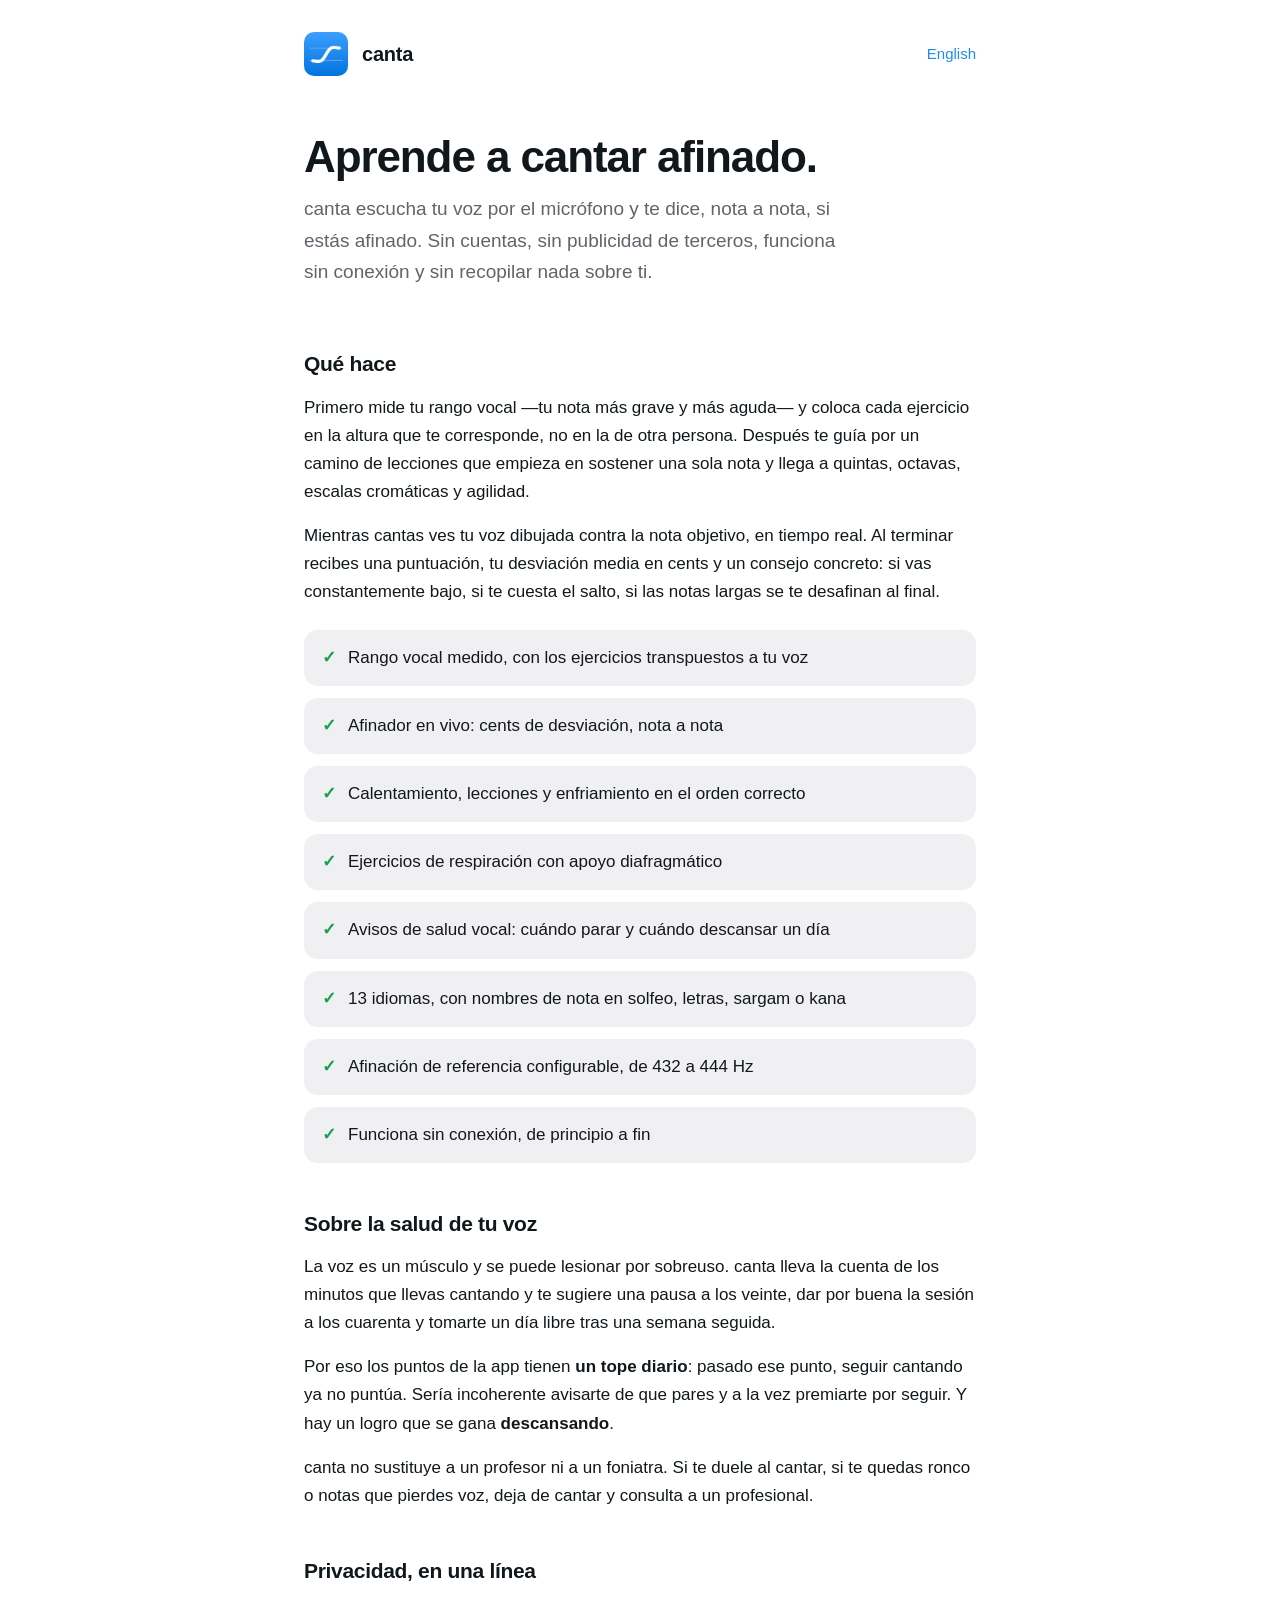
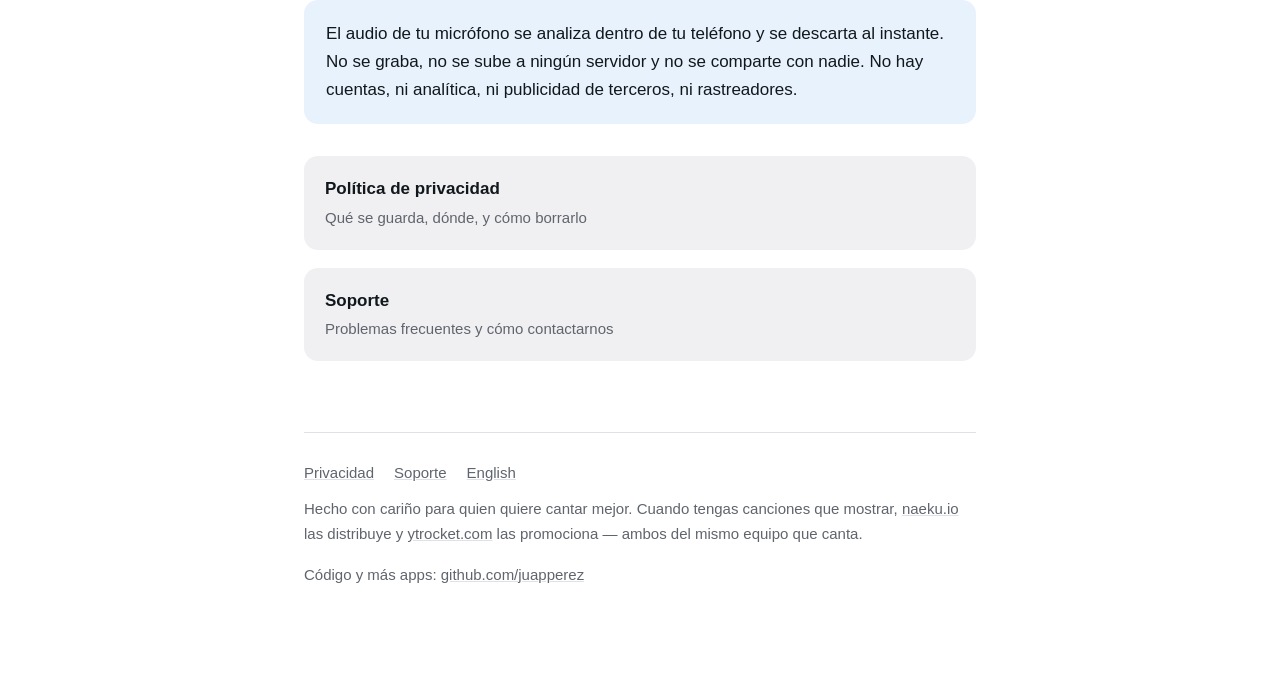
<file: index.html>
<!doctype html>
<html lang="es">
  <head>
    <meta charset="utf-8" />
    <meta name="viewport" content="width=device-width, initial-scale=1" />
    <title>canta — entrenador de canto que te escucha</title>
    <meta
      name="description"
      content="canta es un entrenador de canto gratuito que escucha tu voz y te dice si estás afinado, nota a nota. Funciona sin internet y no recopila datos."
    />
    <link rel="icon" href="assets/favicon.png" />
    <link rel="stylesheet" href="styles.css" />
    <link rel="alternate" hreflang="en" href="en.html" />
    <link rel="alternate" hreflang="es" href="index.html" />
  </head>
  <body>
    <div class="wrap">
      <header class="site">
        <img src="assets/icon.png" alt="" />
        <a class="name" href="index.html">canta</a>
        <span class="spacer"></span>
        <a class="lang" href="en.html">English</a>
      </header>

      <section class="hero">
        <h1>Aprende a cantar afinado.</h1>
        <p class="lede">
          canta escucha tu voz por el micrófono y te dice, nota a nota, si estás afinado. Sin
          cuentas, sin publicidad de terceros, funciona sin conexión y sin recopilar nada sobre ti.
        </p>
      </section>

      <h2>Qué hace</h2>
      <p>
        Primero mide tu rango vocal —tu nota más grave y más aguda— y coloca cada ejercicio en la
        altura que te corresponde, no en la de otra persona. Después te guía por un camino de
        lecciones que empieza en sostener una sola nota y llega a quintas, octavas, escalas
        cromáticas y agilidad.
      </p>
      <p>
        Mientras cantas ves tu voz dibujada contra la nota objetivo, en tiempo real. Al terminar
        recibes una puntuación, tu desviación media en cents y un consejo concreto: si vas
        constantemente bajo, si te cuesta el salto, si las notas largas se te desafinan al final.
      </p>

      <ul class="facts">
        <li><span class="tick">✓</span> <span>Rango vocal medido, con los ejercicios transpuestos a tu voz</span></li>
        <li><span class="tick">✓</span> <span>Afinador en vivo: cents de desviación, nota a nota</span></li>
        <li><span class="tick">✓</span> <span>Calentamiento, lecciones y enfriamiento en el orden correcto</span></li>
        <li><span class="tick">✓</span> <span>Ejercicios de respiración con apoyo diafragmático</span></li>
        <li><span class="tick">✓</span> <span>Avisos de salud vocal: cuándo parar y cuándo descansar un día</span></li>
        <li><span class="tick">✓</span> <span>13 idiomas, con nombres de nota en solfeo, letras, sargam o kana</span></li>
        <li><span class="tick">✓</span> <span>Afinación de referencia configurable, de 432 a 444 Hz</span></li>
        <li><span class="tick">✓</span> <span>Funciona sin conexión, de principio a fin</span></li>
      </ul>

      <h2>Sobre la salud de tu voz</h2>
      <p>
        La voz es un músculo y se puede lesionar por sobreuso. canta lleva la cuenta de los minutos
        que llevas cantando y te sugiere una pausa a los veinte, dar por buena la sesión a los
        cuarenta y tomarte un día libre tras una semana seguida.
      </p>
      <p>
        Por eso los puntos de la app tienen <strong>un tope diario</strong>: pasado ese punto, seguir
        cantando ya no puntúa. Sería incoherente avisarte de que pares y a la vez premiarte por
        seguir. Y hay un logro que se gana <strong>descansando</strong>.
      </p>
      <p>
        canta no sustituye a un profesor ni a un foniatra. Si te duele al cantar, si te quedas
        ronco o notas que pierdes voz, deja de cantar y consulta a un profesional.
      </p>

      <h2>Privacidad, en una línea</h2>
      <div class="callout">
        <p>
          El audio de tu micrófono se analiza dentro de tu teléfono y se descarta al instante. No se
          graba, no se sube a ningún servidor y no se comparte con nadie. No hay cuentas, ni
          analítica, ni publicidad de terceros, ni rastreadores.
        </p>
      </div>

      <ul class="cards">
        <li>
          <a href="privacidad.html">
            <span class="title">Política de privacidad</span>
            <span class="sub">Qué se guarda, dónde, y cómo borrarlo</span>
          </a>
        </li>
        <li>
          <a href="soporte.html">
            <span class="title">Soporte</span>
            <span class="sub">Problemas frecuentes y cómo contactarnos</span>
          </a>
        </li>
      </ul>

      <footer class="site">
        <div class="links">
          <a href="privacidad.html">Privacidad</a>
          <a href="soporte.html">Soporte</a>
          <a href="en.html">English</a>
        </div>
        <p>
          Hecho con cariño para quien quiere cantar mejor. Cuando tengas canciones que mostrar,
          <a href="https://naeku.io">naeku.io</a> las distribuye y
          <a href="https://ytrocket.com">ytrocket.com</a> las promociona — ambos del mismo equipo
          que canta.
        </p>
        <p class="gh">Código y más apps: <a href="https://github.com/juapperez">github.com/juapperez</a></p>
</footer>
    </div>
  </body>
</html>
</file>
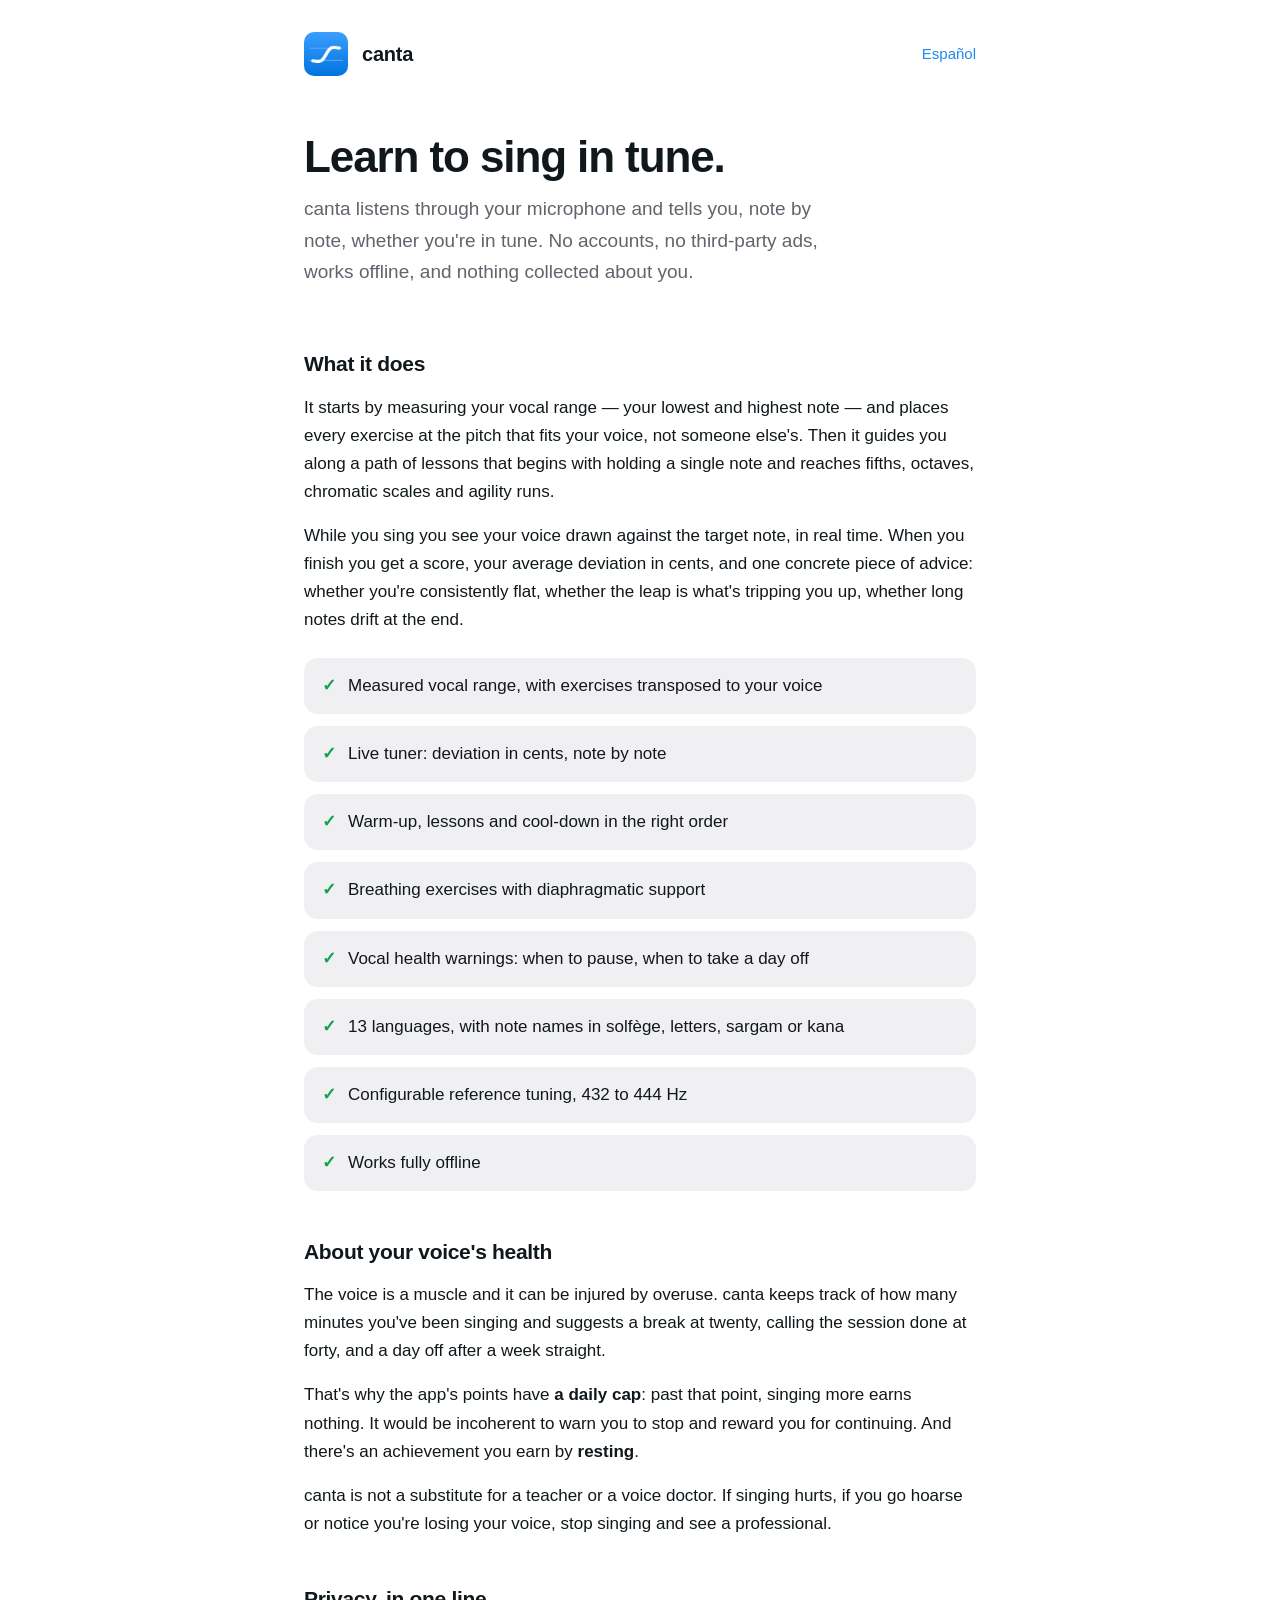
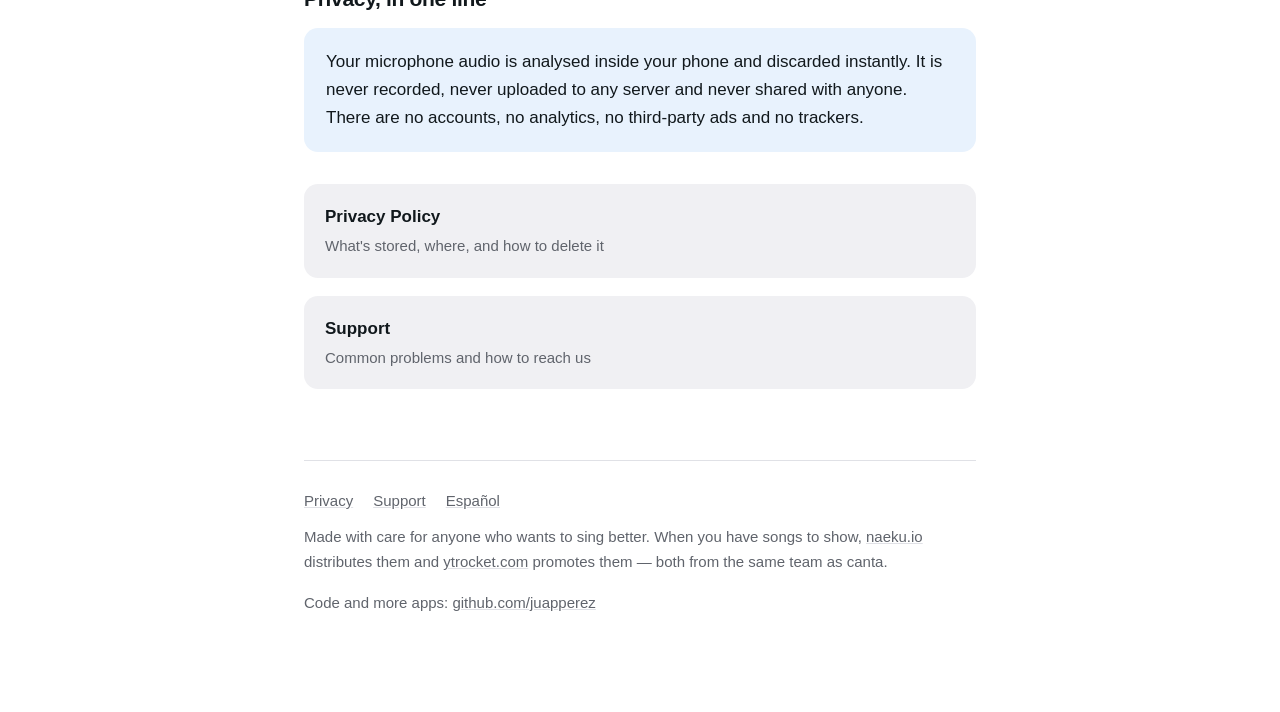
<file: en.html>
<!doctype html>
<html lang="en">
  <head>
    <meta charset="utf-8" />
    <meta name="viewport" content="width=device-width, initial-scale=1" />
    <title>canta — the singing trainer that listens</title>
    <meta
      name="description"
      content="canta is a free singing trainer that listens to your voice and tells you whether you're in tune, note by note. Works offline and collects no data."
    />
    <link rel="icon" href="assets/favicon.png" />
    <link rel="stylesheet" href="styles.css" />
    <link rel="alternate" hreflang="en" href="en.html" />
    <link rel="alternate" hreflang="es" href="index.html" />
  </head>
  <body>
    <div class="wrap">
      <header class="site">
        <img src="assets/icon.png" alt="" />
        <a class="name" href="en.html">canta</a>
        <span class="spacer"></span>
        <a class="lang" href="index.html">Español</a>
      </header>

      <section class="hero">
        <h1>Learn to sing in tune.</h1>
        <p class="lede">
          canta listens through your microphone and tells you, note by note, whether you're in tune.
          No accounts, no third-party ads, works offline, and nothing collected about you.
        </p>
      </section>

      <h2>What it does</h2>
      <p>
        It starts by measuring your vocal range — your lowest and highest note — and places every
        exercise at the pitch that fits your voice, not someone else's. Then it guides you along a
        path of lessons that begins with holding a single note and reaches fifths, octaves, chromatic
        scales and agility runs.
      </p>
      <p>
        While you sing you see your voice drawn against the target note, in real time. When you
        finish you get a score, your average deviation in cents, and one concrete piece of advice:
        whether you're consistently flat, whether the leap is what's tripping you up, whether long
        notes drift at the end.
      </p>

      <ul class="facts">
        <li><span class="tick">✓</span> <span>Measured vocal range, with exercises transposed to your voice</span></li>
        <li><span class="tick">✓</span> <span>Live tuner: deviation in cents, note by note</span></li>
        <li><span class="tick">✓</span> <span>Warm-up, lessons and cool-down in the right order</span></li>
        <li><span class="tick">✓</span> <span>Breathing exercises with diaphragmatic support</span></li>
        <li><span class="tick">✓</span> <span>Vocal health warnings: when to pause, when to take a day off</span></li>
        <li><span class="tick">✓</span> <span>13 languages, with note names in solfège, letters, sargam or kana</span></li>
        <li><span class="tick">✓</span> <span>Configurable reference tuning, 432 to 444 Hz</span></li>
        <li><span class="tick">✓</span> <span>Works fully offline</span></li>
      </ul>

      <h2>About your voice's health</h2>
      <p>
        The voice is a muscle and it can be injured by overuse. canta keeps track of how many minutes
        you've been singing and suggests a break at twenty, calling the session done at forty, and a
        day off after a week straight.
      </p>
      <p>
        That's why the app's points have <strong>a daily cap</strong>: past that point, singing more
        earns nothing. It would be incoherent to warn you to stop and reward you for continuing. And
        there's an achievement you earn by <strong>resting</strong>.
      </p>
      <p>
        canta is not a substitute for a teacher or a voice doctor. If singing hurts, if you go hoarse
        or notice you're losing your voice, stop singing and see a professional.
      </p>

      <h2>Privacy, in one line</h2>
      <div class="callout">
        <p>
          Your microphone audio is analysed inside your phone and discarded instantly. It is never
          recorded, never uploaded to any server and never shared with anyone. There are no accounts,
          no analytics, no third-party ads and no trackers.
        </p>
      </div>

      <ul class="cards">
        <li>
          <a href="privacy.html">
            <span class="title">Privacy Policy</span>
            <span class="sub">What's stored, where, and how to delete it</span>
          </a>
        </li>
        <li>
          <a href="support.html">
            <span class="title">Support</span>
            <span class="sub">Common problems and how to reach us</span>
          </a>
        </li>
      </ul>

      <footer class="site">
        <div class="links">
          <a href="privacy.html">Privacy</a>
          <a href="support.html">Support</a>
          <a href="index.html">Español</a>
        </div>
        <p>
          Made with care for anyone who wants to sing better. When you have songs to show,
          <a href="https://naeku.io">naeku.io</a> distributes them and
          <a href="https://ytrocket.com">ytrocket.com</a> promotes them — both from the same team
          as canta.
        </p>
        <p class="gh">Code and more apps: <a href="https://github.com/juapperez">github.com/juapperez</a></p>
</footer>
    </div>
  </body>
</html>
</file>
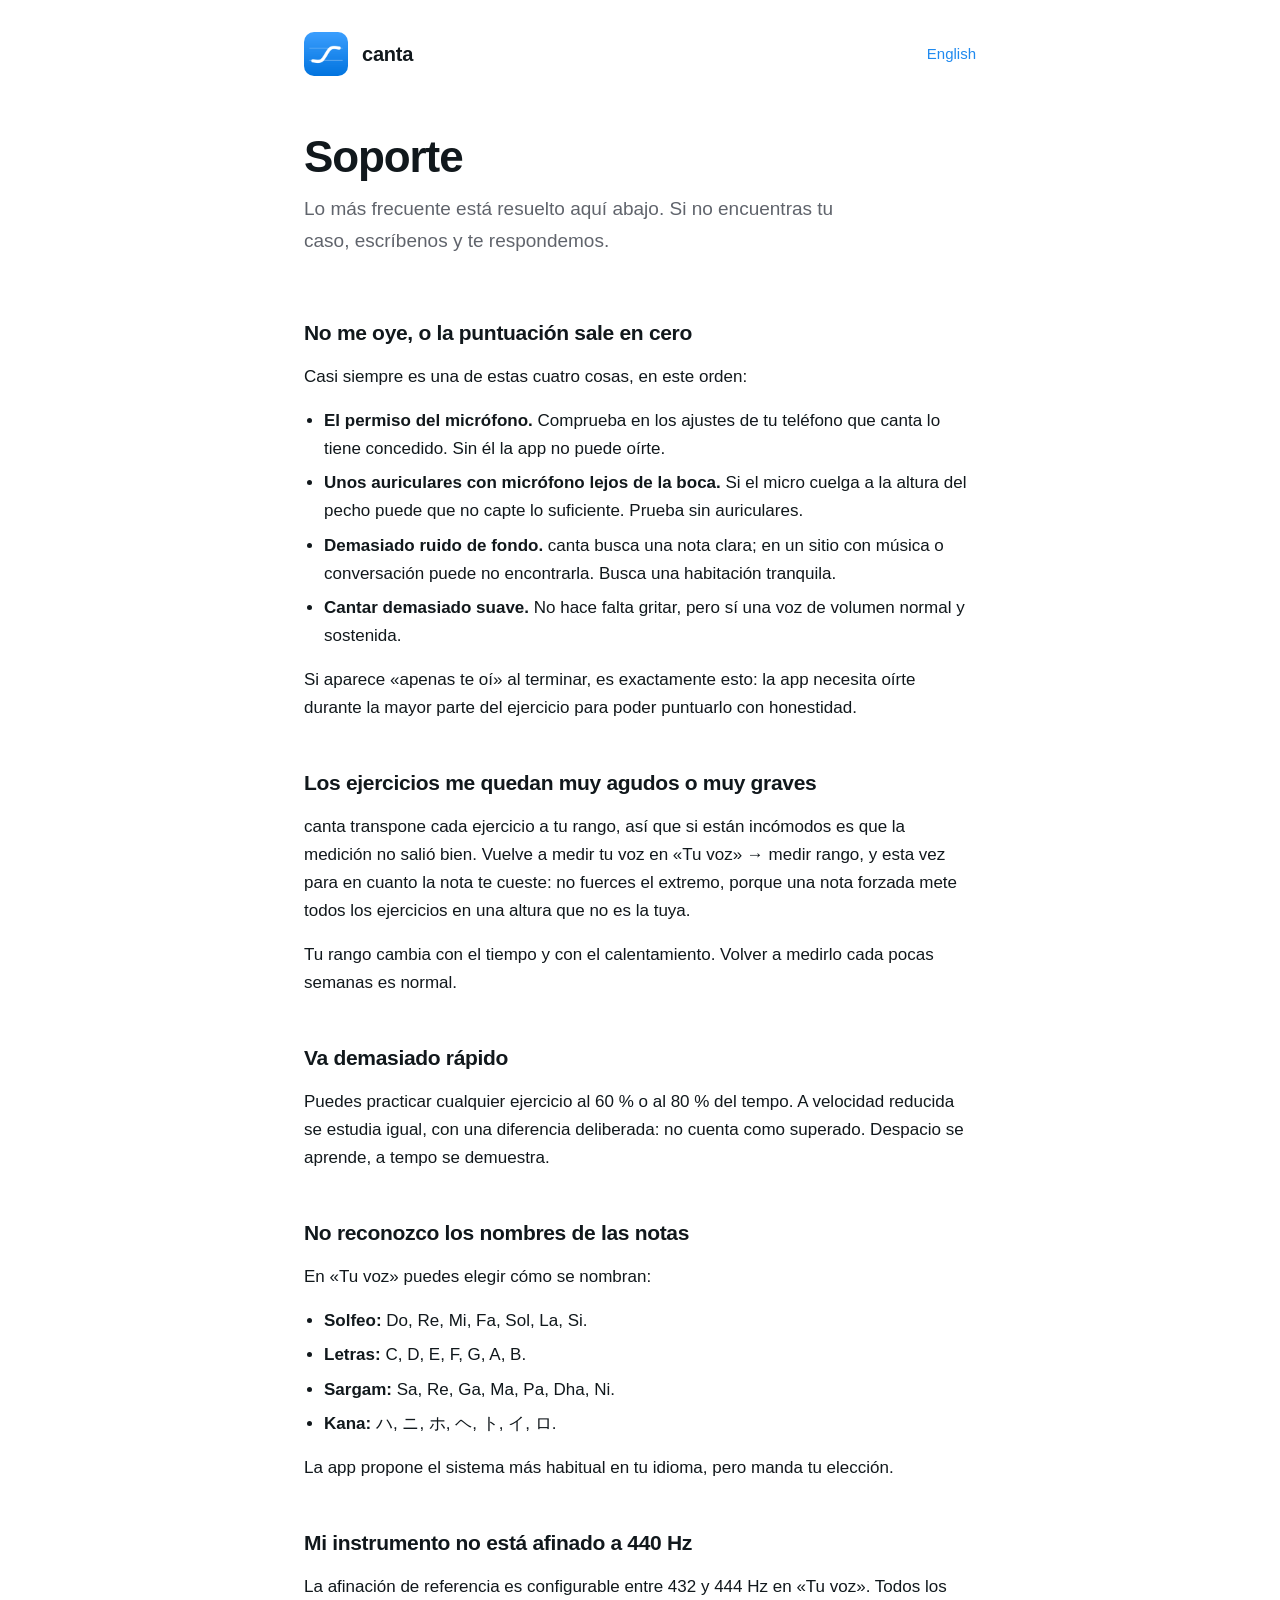
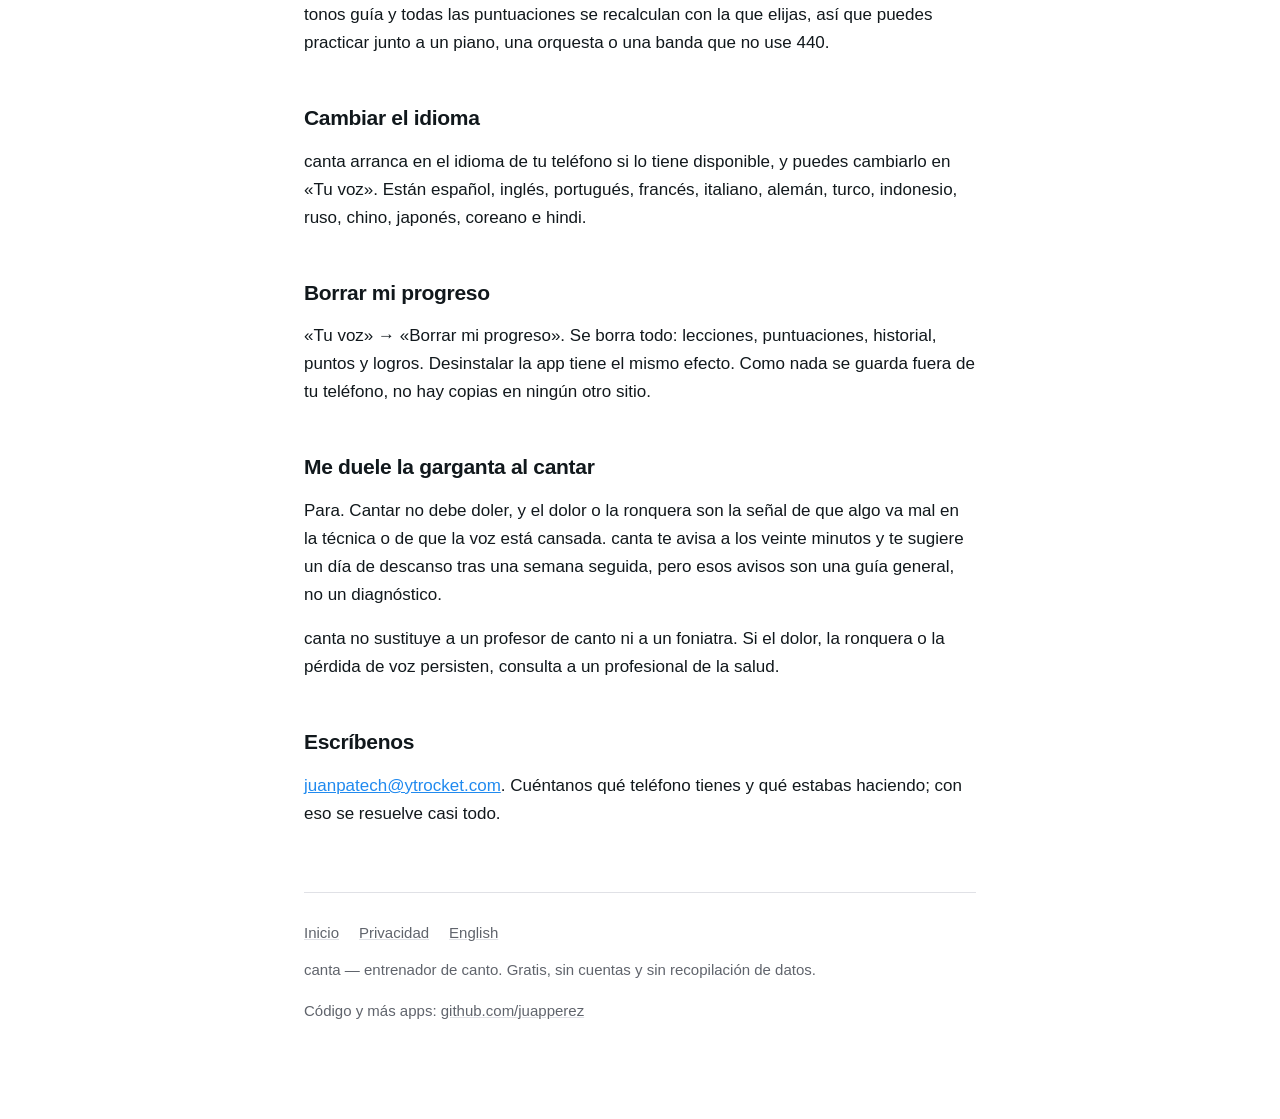
<file: soporte.html>
<!doctype html>
<html lang="es">
  <head>
    <meta charset="utf-8" />
    <meta name="viewport" content="width=device-width, initial-scale=1" />
    <title>Soporte — canta</title>
    <meta
      name="description"
      content="Ayuda para canta: qué hacer si no te oye, cómo ajustar el rango, el tempo, los nombres de las notas y la afinación de referencia."
    />
    <link rel="icon" href="assets/favicon.png" />
    <link rel="stylesheet" href="styles.css" />
    <link rel="alternate" hreflang="en" href="support.html" />
    <link rel="alternate" hreflang="es" href="soporte.html" />
  </head>
  <body>
    <div class="wrap">
      <header class="site">
        <img src="assets/icon.png" alt="" />
        <a class="name" href="index.html">canta</a>
        <span class="spacer"></span>
        <a class="lang" href="support.html">English</a>
      </header>

      <section class="hero">
        <h1>Soporte</h1>
        <p class="lede">
          Lo más frecuente está resuelto aquí abajo. Si no encuentras tu caso, escríbenos y te
          respondemos.
        </p>
      </section>

      <h2>No me oye, o la puntuación sale en cero</h2>
      <p>Casi siempre es una de estas cuatro cosas, en este orden:</p>
      <ul>
        <li>
          <strong>El permiso del micrófono.</strong> Comprueba en los ajustes de tu teléfono que
          canta lo tiene concedido. Sin él la app no puede oírte.
        </li>
        <li>
          <strong>Unos auriculares con micrófono lejos de la boca.</strong> Si el micro cuelga a la
          altura del pecho puede que no capte lo suficiente. Prueba sin auriculares.
        </li>
        <li>
          <strong>Demasiado ruido de fondo.</strong> canta busca una nota clara; en un sitio con
          música o conversación puede no encontrarla. Busca una habitación tranquila.
        </li>
        <li>
          <strong>Cantar demasiado suave.</strong> No hace falta gritar, pero sí una voz de volumen
          normal y sostenida.
        </li>
      </ul>
      <p>
        Si aparece «apenas te oí» al terminar, es exactamente esto: la app necesita oírte durante la
        mayor parte del ejercicio para poder puntuarlo con honestidad.
      </p>

      <h2>Los ejercicios me quedan muy agudos o muy graves</h2>
      <p>
        canta transpone cada ejercicio a tu rango, así que si están incómodos es que la medición no
        salió bien. Vuelve a medir tu voz en «Tu voz» → medir rango, y esta vez para en cuanto la
        nota te cueste: no fuerces el extremo, porque una nota forzada mete todos los ejercicios en
        una altura que no es la tuya.
      </p>
      <p>Tu rango cambia con el tiempo y con el calentamiento. Volver a medirlo cada pocas semanas es normal.</p>

      <h2>Va demasiado rápido</h2>
      <p>
        Puedes practicar cualquier ejercicio al 60 % o al 80 % del tempo. A velocidad reducida se
        estudia igual, con una diferencia deliberada: no cuenta como superado. Despacio se aprende,
        a tempo se demuestra.
      </p>

      <h2>No reconozco los nombres de las notas</h2>
      <p>En «Tu voz» puedes elegir cómo se nombran:</p>
      <ul>
        <li><strong>Solfeo:</strong> Do, Re, Mi, Fa, Sol, La, Si.</li>
        <li><strong>Letras:</strong> C, D, E, F, G, A, B.</li>
        <li><strong>Sargam:</strong> Sa, Re, Ga, Ma, Pa, Dha, Ni.</li>
        <li><strong>Kana:</strong> ハ, ニ, ホ, ヘ, ト, イ, ロ.</li>
      </ul>
      <p>La app propone el sistema más habitual en tu idioma, pero manda tu elección.</p>

      <h2>Mi instrumento no está afinado a 440 Hz</h2>
      <p>
        La afinación de referencia es configurable entre 432 y 444 Hz en «Tu voz». Todos los tonos
        guía y todas las puntuaciones se recalculan con la que elijas, así que puedes practicar
        junto a un piano, una orquesta o una banda que no use 440.
      </p>

      <h2>Cambiar el idioma</h2>
      <p>
        canta arranca en el idioma de tu teléfono si lo tiene disponible, y puedes cambiarlo en «Tu
        voz». Están español, inglés, portugués, francés, italiano, alemán, turco, indonesio, ruso,
        chino, japonés, coreano e hindi.
      </p>

      <h2>Borrar mi progreso</h2>
      <p>
        «Tu voz» → «Borrar mi progreso». Se borra todo: lecciones, puntuaciones, historial, puntos y
        logros. Desinstalar la app tiene el mismo efecto. Como nada se guarda fuera de tu teléfono,
        no hay copias en ningún otro sitio.
      </p>

      <h2>Me duele la garganta al cantar</h2>
      <p>
        Para. Cantar no debe doler, y el dolor o la ronquera son la señal de que algo va mal en la
        técnica o de que la voz está cansada. canta te avisa a los veinte minutos y te sugiere un día
        de descanso tras una semana seguida, pero esos avisos son una guía general, no un
        diagnóstico.
      </p>
      <p>
        canta no sustituye a un profesor de canto ni a un foniatra. Si el dolor, la ronquera o la
        pérdida de voz persisten, consulta a un profesional de la salud.
      </p>

      <h2>Escríbenos</h2>
      <p>
        <a href="mailto:juanpatech@ytrocket.com">juanpatech@ytrocket.com</a>. Cuéntanos qué teléfono
        tienes y qué estabas haciendo; con eso se resuelve casi todo.
      </p>

      <footer class="site">
        <div class="links">
          <a href="index.html">Inicio</a>
          <a href="privacidad.html">Privacidad</a>
          <a href="support.html">English</a>
        </div>
        <p>canta — entrenador de canto. Gratis, sin cuentas y sin recopilación de datos.</p>
        <p class="gh">Código y más apps: <a href="https://github.com/juapperez">github.com/juapperez</a></p>
</footer>
    </div>
  </body>
</html>
</file>
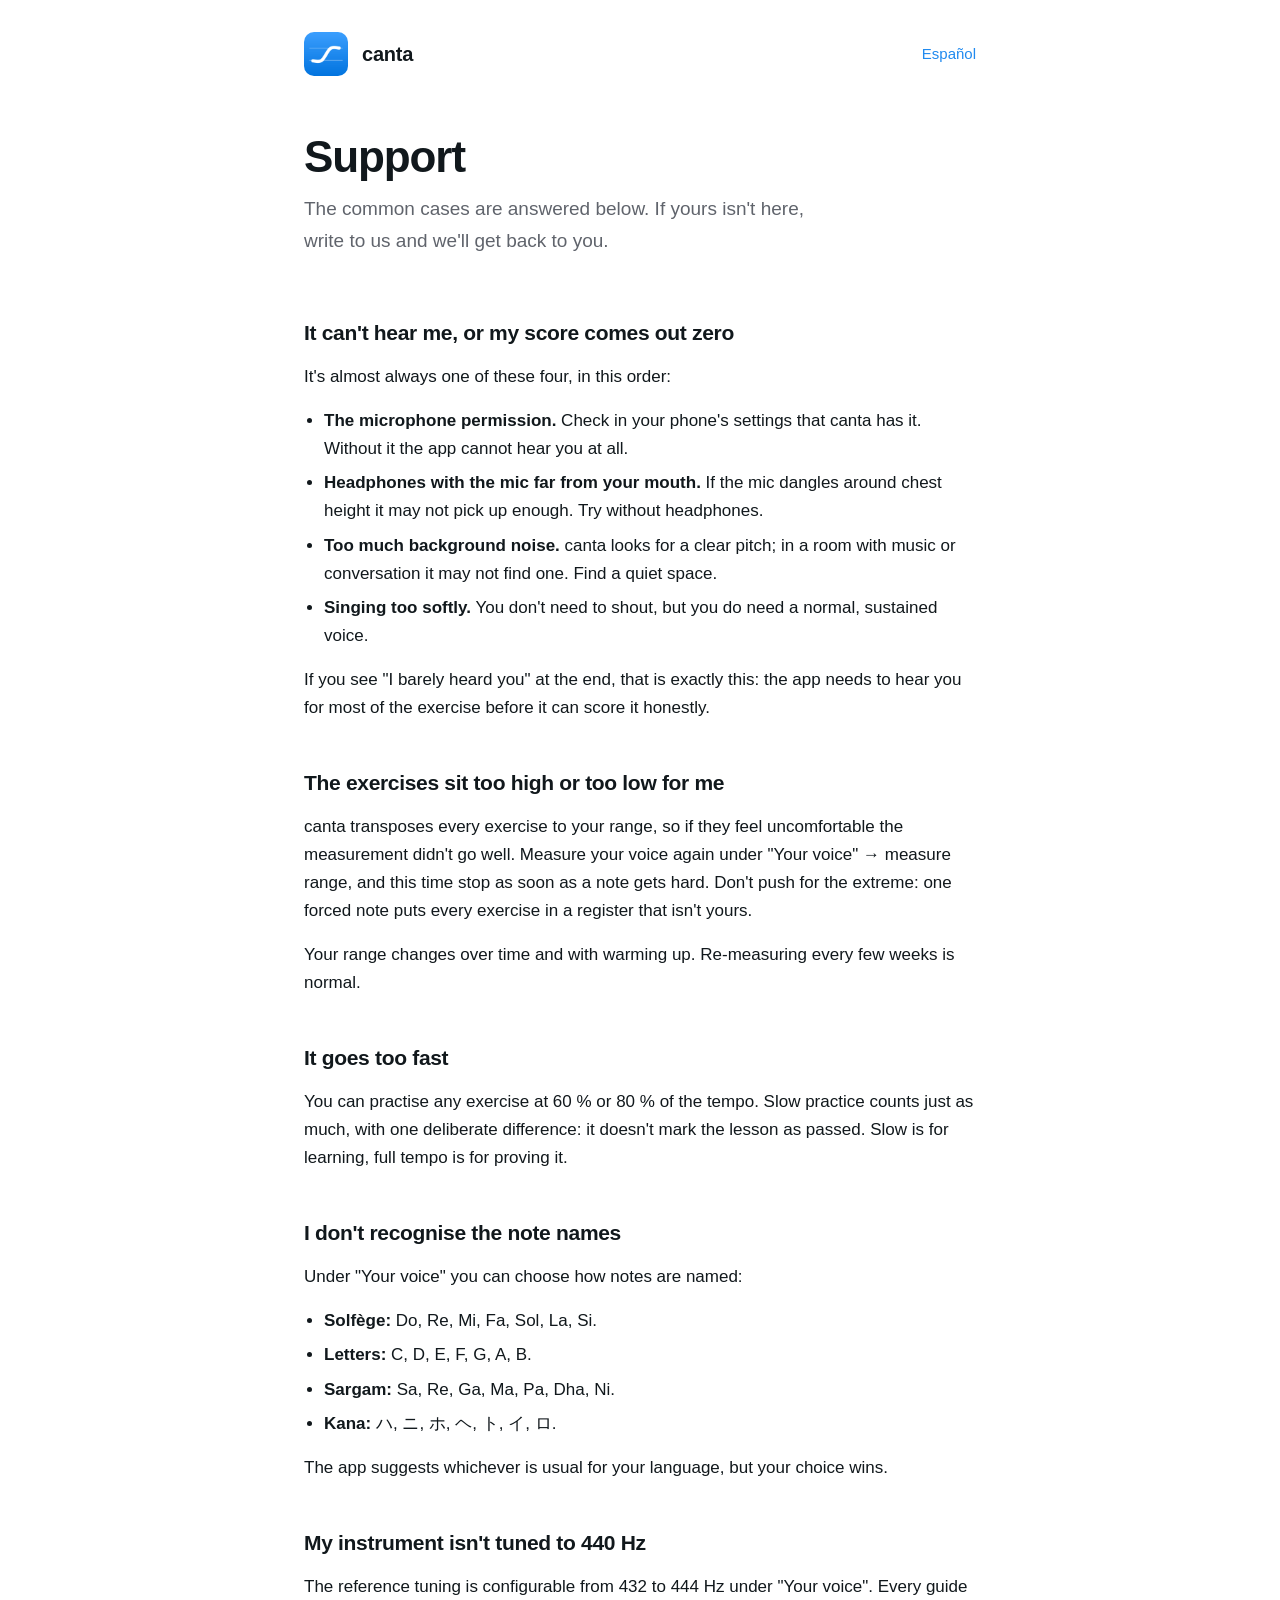
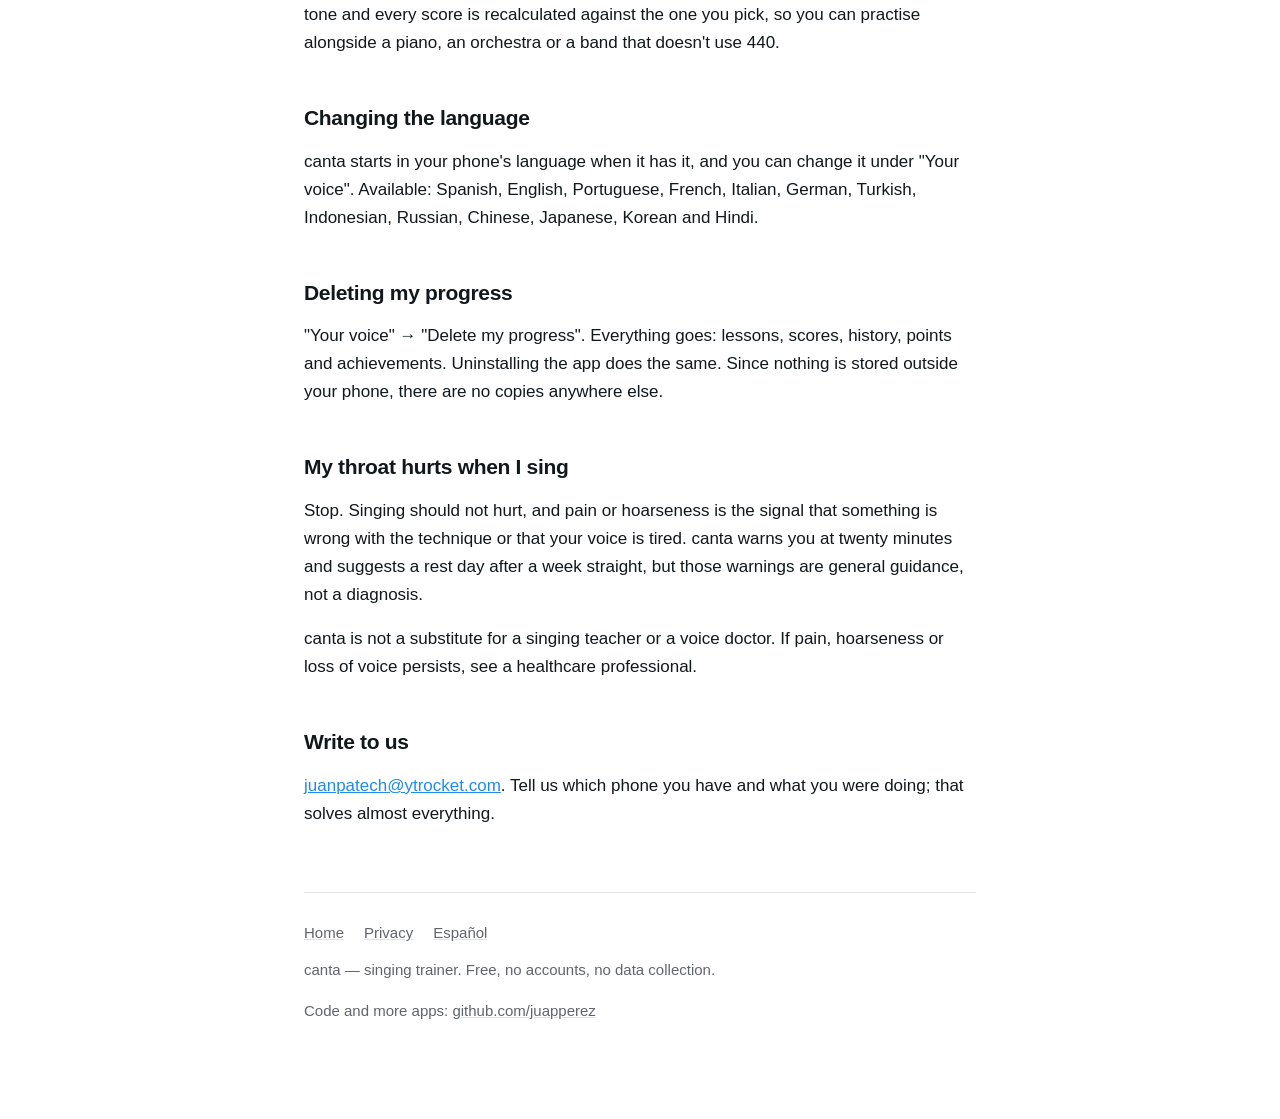
<file: support.html>
<!doctype html>
<html lang="en">
  <head>
    <meta charset="utf-8" />
    <meta name="viewport" content="width=device-width, initial-scale=1" />
    <title>Support — canta</title>
    <meta
      name="description"
      content="Help for canta: what to do if it can't hear you, and how to adjust your range, the tempo, note names and the reference tuning."
    />
    <link rel="icon" href="assets/favicon.png" />
    <link rel="stylesheet" href="styles.css" />
    <link rel="alternate" hreflang="en" href="support.html" />
    <link rel="alternate" hreflang="es" href="soporte.html" />
  </head>
  <body>
    <div class="wrap">
      <header class="site">
        <img src="assets/icon.png" alt="" />
        <a class="name" href="en.html">canta</a>
        <span class="spacer"></span>
        <a class="lang" href="soporte.html">Español</a>
      </header>

      <section class="hero">
        <h1>Support</h1>
        <p class="lede">
          The common cases are answered below. If yours isn't here, write to us and we'll get back to
          you.
        </p>
      </section>

      <h2>It can't hear me, or my score comes out zero</h2>
      <p>It's almost always one of these four, in this order:</p>
      <ul>
        <li>
          <strong>The microphone permission.</strong> Check in your phone's settings that canta has
          it. Without it the app cannot hear you at all.
        </li>
        <li>
          <strong>Headphones with the mic far from your mouth.</strong> If the mic dangles around
          chest height it may not pick up enough. Try without headphones.
        </li>
        <li>
          <strong>Too much background noise.</strong> canta looks for a clear pitch; in a room with
          music or conversation it may not find one. Find a quiet space.
        </li>
        <li>
          <strong>Singing too softly.</strong> You don't need to shout, but you do need a normal,
          sustained voice.
        </li>
      </ul>
      <p>
        If you see "I barely heard you" at the end, that is exactly this: the app needs to hear you
        for most of the exercise before it can score it honestly.
      </p>

      <h2>The exercises sit too high or too low for me</h2>
      <p>
        canta transposes every exercise to your range, so if they feel uncomfortable the measurement
        didn't go well. Measure your voice again under "Your voice" → measure range, and this time
        stop as soon as a note gets hard. Don't push for the extreme: one forced note puts every
        exercise in a register that isn't yours.
      </p>
      <p>Your range changes over time and with warming up. Re-measuring every few weeks is normal.</p>

      <h2>It goes too fast</h2>
      <p>
        You can practise any exercise at 60 % or 80 % of the tempo. Slow practice counts just as much,
        with one deliberate difference: it doesn't mark the lesson as passed. Slow is for learning,
        full tempo is for proving it.
      </p>

      <h2>I don't recognise the note names</h2>
      <p>Under "Your voice" you can choose how notes are named:</p>
      <ul>
        <li><strong>Solfège:</strong> Do, Re, Mi, Fa, Sol, La, Si.</li>
        <li><strong>Letters:</strong> C, D, E, F, G, A, B.</li>
        <li><strong>Sargam:</strong> Sa, Re, Ga, Ma, Pa, Dha, Ni.</li>
        <li><strong>Kana:</strong> ハ, ニ, ホ, ヘ, ト, イ, ロ.</li>
      </ul>
      <p>The app suggests whichever is usual for your language, but your choice wins.</p>

      <h2>My instrument isn't tuned to 440 Hz</h2>
      <p>
        The reference tuning is configurable from 432 to 444 Hz under "Your voice". Every guide tone
        and every score is recalculated against the one you pick, so you can practise alongside a
        piano, an orchestra or a band that doesn't use 440.
      </p>

      <h2>Changing the language</h2>
      <p>
        canta starts in your phone's language when it has it, and you can change it under "Your
        voice". Available: Spanish, English, Portuguese, French, Italian, German, Turkish,
        Indonesian, Russian, Chinese, Japanese, Korean and Hindi.
      </p>

      <h2>Deleting my progress</h2>
      <p>
        "Your voice" → "Delete my progress". Everything goes: lessons, scores, history, points and
        achievements. Uninstalling the app does the same. Since nothing is stored outside your phone,
        there are no copies anywhere else.
      </p>

      <h2>My throat hurts when I sing</h2>
      <p>
        Stop. Singing should not hurt, and pain or hoarseness is the signal that something is wrong
        with the technique or that your voice is tired. canta warns you at twenty minutes and suggests
        a rest day after a week straight, but those warnings are general guidance, not a diagnosis.
      </p>
      <p>
        canta is not a substitute for a singing teacher or a voice doctor. If pain, hoarseness or loss
        of voice persists, see a healthcare professional.
      </p>

      <h2>Write to us</h2>
      <p>
        <a href="mailto:juanpatech@ytrocket.com">juanpatech@ytrocket.com</a>. Tell us which phone you
        have and what you were doing; that solves almost everything.
      </p>

      <footer class="site">
        <div class="links">
          <a href="en.html">Home</a>
          <a href="privacy.html">Privacy</a>
          <a href="soporte.html">Español</a>
        </div>
        <p>canta — singing trainer. Free, no accounts, no data collection.</p>
        <p class="gh">Code and more apps: <a href="https://github.com/juapperez">github.com/juapperez</a></p>
</footer>
    </div>
  </body>
</html>
</file>
<file: styles.css>
/* canta — sitio de soporte y políticas.
   Una sola hoja para todas las páginas. Sin fuentes ni recursos externos:
   la página carga igual de rápido en una conexión mala y no filtra visitas
   a terceros, que sería contradictorio en un sitio que promete no rastrear. */

:root {
  --bg: #ffffff;
  --bg-elevated: #f0f0f3;
  --border: #e0e1e6;
  --text: #11181c;
  --text-secondary: #60646c;
  --accent: #208aef;
  --accent-quiet: #e8f2fd;
  --tuned: #12a150;
  --radius: 14px;
  --measure: 42rem;
  color-scheme: light dark;
}

@media (prefers-color-scheme: dark) {
  :root {
    --bg: #000000;
    --bg-elevated: #17181a;
    --border: #2e3135;
    --text: #f4f5f6;
    --text-secondary: #b0b4ba;
    --accent: #4da3f5;
    --accent-quiet: #10243a;
    --tuned: #3dd68c;
  }
}

* {
  box-sizing: border-box;
}

html {
  -webkit-text-size-adjust: 100%;
}

body {
  margin: 0;
  padding: 0 1.5rem 5rem;
  background: var(--bg);
  color: var(--text);
  font-family: -apple-system, BlinkMacSystemFont, 'Segoe UI', Roboto, 'Helvetica Neue', Arial,
    sans-serif;
  font-size: 1.0625rem;
  line-height: 1.65;
  -webkit-font-smoothing: antialiased;
}

.wrap {
  max-width: var(--measure);
  margin: 0 auto;
}

/* --- Cabecera --- */

header.site {
  display: flex;
  align-items: center;
  gap: 0.875rem;
  padding: 2rem 0 0;
}

header.site img {
  width: 44px;
  height: 44px;
  border-radius: 10px;
  display: block;
}

header.site .name {
  font-size: 1.25rem;
  font-weight: 650;
  letter-spacing: -0.01em;
  text-decoration: none;
  color: var(--text);
}

header.site .spacer {
  flex: 1;
}

header.site .lang {
  font-size: 0.9375rem;
  color: var(--accent);
  text-decoration: none;
}

header.site .lang:hover {
  text-decoration: underline;
}

/* --- Portada --- */

.hero {
  padding: 3.5rem 0 1rem;
}

.hero img.mark {
  width: 96px;
  height: 96px;
  border-radius: 22px;
  display: block;
  margin-bottom: 1.75rem;
}

h1 {
  font-size: clamp(2rem, 6vw, 2.75rem);
  line-height: 1.12;
  letter-spacing: -0.025em;
  font-weight: 700;
  margin: 0 0 0.75rem;
}

.lede {
  font-size: 1.1875rem;
  color: var(--text-secondary);
  margin: 0;
  max-width: 34rem;
}

h2 {
  font-size: 1.3125rem;
  letter-spacing: -0.015em;
  font-weight: 650;
  margin: 2.75rem 0 0.75rem;
}

h3 {
  font-size: 1.0625rem;
  font-weight: 650;
  margin: 1.75rem 0 0.5rem;
}

p {
  margin: 0 0 1rem;
}

ul {
  margin: 0 0 1rem;
  padding-left: 1.25rem;
}

li {
  margin-bottom: 0.4rem;
}

a {
  color: var(--accent);
}

strong {
  font-weight: 650;
}

code {
  font-family: ui-monospace, SFMono-Regular, Menlo, Consolas, monospace;
  font-size: 0.9em;
  background: var(--bg-elevated);
  padding: 0.1em 0.4em;
  border-radius: 5px;
}

hr {
  border: 0;
  border-top: 1px solid var(--border);
  margin: 3rem 0;
}

.updated {
  font-size: 0.9375rem;
  color: var(--text-secondary);
  margin: 0 0 2rem;
}

/* --- Resumen destacado --- */

.callout {
  background: var(--accent-quiet);
  border-radius: var(--radius);
  padding: 1.25rem 1.375rem;
  margin: 0 0 2rem;
}

.callout p:last-child {
  margin-bottom: 0;
}

/* --- Rejilla de puntos --- */

.facts {
  list-style: none;
  padding: 0;
  margin: 1.5rem 0 0;
  display: grid;
  gap: 0.75rem;
}

.facts li {
  display: flex;
  gap: 0.75rem;
  align-items: baseline;
  background: var(--bg-elevated);
  border-radius: var(--radius);
  padding: 0.875rem 1.125rem;
  margin: 0;
}

.facts .tick {
  color: var(--tuned);
  font-weight: 700;
  flex-shrink: 0;
}

/* --- Tarjetas de enlace --- */

.cards {
  display: grid;
  gap: 0.75rem;
  margin: 1.5rem 0 0;
  padding: 0;
  list-style: none;
}

.cards a {
  display: block;
  background: var(--bg-elevated);
  border: 1px solid transparent;
  border-radius: var(--radius);
  padding: 1.125rem 1.25rem;
  text-decoration: none;
  color: inherit;
}

.cards a:hover {
  border-color: var(--accent);
}

.cards .title {
  font-weight: 650;
  display: block;
  margin-bottom: 0.15rem;
}

.cards .sub {
  color: var(--text-secondary);
  font-size: 0.9375rem;
  display: block;
}

/* --- Pie --- */

footer.site {
  margin-top: 4rem;
  padding-top: 1.75rem;
  border-top: 1px solid var(--border);
  font-size: 0.9375rem;
  color: var(--text-secondary);
}

footer.site a {
  color: var(--text-secondary);
  text-decoration: underline;
  text-decoration-color: var(--border);
}

footer.site a:hover {
  color: var(--accent);
}

footer.site .links {
  display: flex;
  flex-wrap: wrap;
  gap: 0.375rem 1.25rem;
  margin-bottom: 0.75rem;
}
</file>
